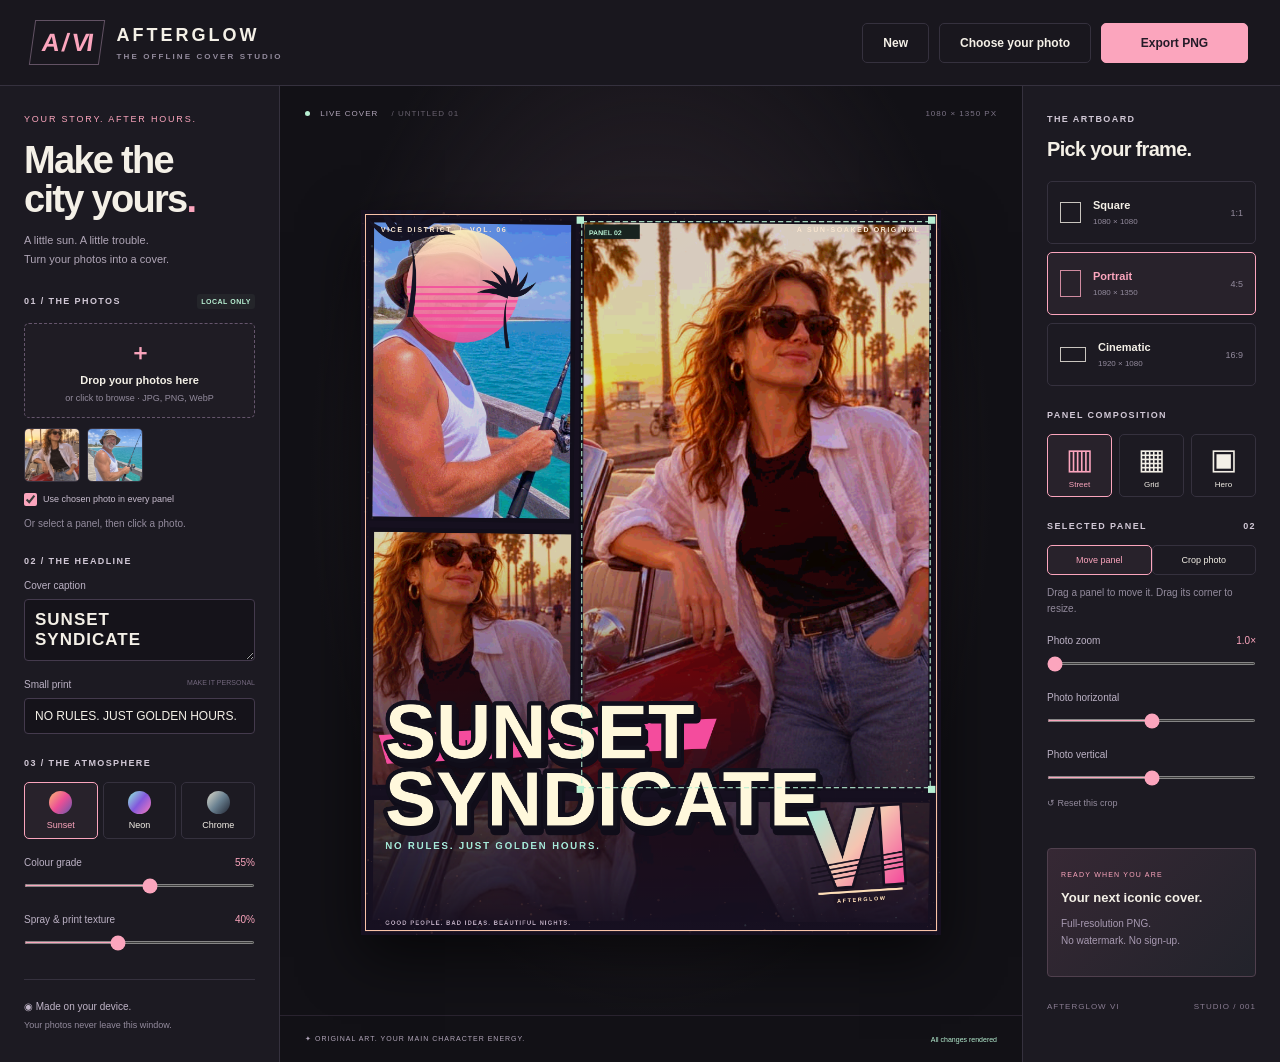
<file: app/index.html>
<!doctype html>
<html lang="en"><head><meta charset="utf-8"><meta name="viewport" content="width=device-width,initial-scale=1"><title>Afterglow VI — Cover studio</title><link rel="icon" href="data:,"><link rel="stylesheet" href="style.css"></head>
<body>
<header><a class="brand" href="./"><span class="brandmark">A / VI</span><span>AFTERGLOW<small>THE OFFLINE COVER STUDIO</small></span></a><div class="header-actions"><button id="new">New</button><button id="upload">Choose your photo</button><button id="export" class="primary">Export PNG</button></div></header>
<main><aside class="left"><div class="eyebrow">YOUR STORY. AFTER HOURS.</div><h1>Make the<br>city yours<span>.</span></h1><p class="intro">A little sun. A little trouble.<br>Turn your photos into a cover.</p>
<section><div class="section-title"><span>01 / THE PHOTOS</span><span class="pill">LOCAL ONLY</span></div><div id="drop" tabindex="0" role="button" aria-label="Choose photos or drop images"><b>＋</b><strong>Drop your photos here</strong><small>or click to browse · JPG, PNG, WebP</small></div><input id="file" type="file" accept="image/*" multiple hidden><div id="photos" class="photos"></div><label class="check"><input id="fill-all" type="checkbox" checked> Use chosen photo in every panel</label><p class="hint">Or select a panel, then click a photo.</p></section>
<section><div class="section-title">02 / THE HEADLINE</div><label for="caption">Cover caption</label><textarea id="caption" maxlength="48" rows="2">SUNSET
SYNDICATE</textarea><div class="field-row"><label for="kicker">Small print</label><span>MAKE IT PERSONAL</span></div><input id="kicker" maxlength="42" value="NO RULES. JUST GOLDEN HOURS."></section>
<section><div class="section-title">03 / THE ATMOSPHERE</div><div class="grades"><button data-grade="sunset" class="active"><i></i>Sunset</button><button data-grade="neon"><i></i>Neon</button><button data-grade="chrome"><i></i>Chrome</button></div><label class="range-label" for="intensity">Colour grade <output id="grade-value">55%</output></label><input id="intensity" type="range" min="0" max="100" value="55"><label class="range-label" for="spray">Spray & print texture <output id="spray-value">40%</output></label><input id="spray" type="range" min="0" max="100" value="40"></section><div class="privacy">◉ Made on your device.<br><small>Your photos never leave this window.</small></div></aside>
<div class="workspace"><div class="workspace-top"><div><span class="live-dot"></span> LIVE COVER <span class="muted">/ UNTITLED 01</span></div><span id="dimensions">1080 × 1350 PX</span></div><div id="stage"><div class="canvas-wrap"><canvas id="poster" width="1080" height="1350" aria-label="Editable cover preview"></canvas><canvas id="handles" width="1080" height="1350" aria-label="Drag panels to move, corners to resize"></canvas></div></div><div class="workspace-bottom"><span>✦ ORIGINAL ART. YOUR MAIN CHARACTER ENERGY.</span><span id="status" role="status">All changes rendered</span></div></div>
<aside class="right"><div class="section-title">THE ARTBOARD</div><h2>Pick your frame.</h2><div class="formats"><button data-format="square"><i class="square"></i><span>Square<small>1080 × 1080</small></span><em>1:1</em></button><button data-format="portrait" class="active"><i class="portrait"></i><span>Portrait<small>1080 × 1350</small></span><em>4:5</em></button><button data-format="wide"><i class="wide"></i><span>Cinematic<small>1920 × 1080</small></span><em>16:9</em></button></div>
<section><div class="section-title">PANEL COMPOSITION</div><div class="layouts"><button data-layout="street" class="active">▥<small>Street</small></button><button data-layout="grid">▦<small>Grid</small></button><button data-layout="hero">▣<small>Hero</small></button></div></section><section><div class="section-title">SELECTED PANEL <span id="panel-number">01</span></div><div class="mode-switch"><button id="move" class="active">Move panel</button><button id="crop">Crop photo</button></div><p class="hint" id="mode-hint">Drag a panel to move it. Drag its corner to resize.</p><label class="range-label" for="zoom">Photo zoom <output id="zoom-value">1.0×</output></label><input id="zoom" type="range" min="100" max="300" value="100"><label class="range-label" for="pan-x">Photo horizontal</label><input id="pan-x" type="range" min="-100" max="100" value="0"><label class="range-label" for="pan-y">Photo vertical</label><input id="pan-y" type="range" min="-100" max="100" value="0"><button id="reset-panel" class="text-button">↺ Reset this crop</button></section><div class="export-note"><span>READY WHEN YOU ARE</span><strong>Your next iconic cover.</strong><p>Full-resolution PNG.<br>No watermark. No sign-up.</p></div><div class="edition">AFTERGLOW VI <span>STUDIO / 001</span></div></aside></main><div id="toast" role="status"></div>
<script src="src/shots.js"></script><script src="src/cover.js"></script><script src="src/main.js"></script><script src="src/sample-data.js"></script></body></html>
</file>
<file: app/style.css>
:root{color-scheme:dark;--bg:#16151b;--panel:#1c1a22;--line:#35313e;--ink:#f4f0e7;--muted:#938b9d;--pink:#fba5bd;--mint:#b7efd2}*{box-sizing:border-box}body{margin:0;background:var(--bg);color:var(--ink);font-family:Arial,Helvetica,sans-serif;font-size:12px}button,input,textarea{font:inherit}button{cursor:pointer;color:inherit;border:1px solid var(--line);background:transparent;border-radius:5px;transition:background .15s,border-color .15s}button:hover{border-color:var(--pink);background:#ffffff09}button:focus-visible,a:focus-visible,#drop:focus-visible{outline:2px solid var(--mint);outline-offset:4px}header{height:86px;display:flex;align-items:center;justify-content:space-between;padding:0 32px;border-bottom:1px solid var(--line);background:#19171e}.brand{display:flex;align-items:center;gap:15px;text-decoration:none;color:var(--ink);font-weight:900;letter-spacing:3px;font-size:18px}.brandmark{font-size:25px;letter-spacing:-2px;border:1px solid #625264;padding:7px 9px;transform:skew(-8deg);color:var(--pink)}.brand small{font-size:8px;letter-spacing:2.1px;display:block;color:var(--muted);margin-top:6px}.header-actions{display:flex;gap:10px}.header-actions button{height:40px;padding:0 20px;font-weight:bold}button.primary{background:var(--pink);color:#241b28;border-color:var(--pink);min-width:147px}main{display:grid;grid-template-columns:280px minmax(320px,1fr) 258px;min-height:calc(100vh - 86px)}aside{padding:28px 24px;background:var(--panel)}.left{border-right:1px solid var(--line)}.right{border-left:1px solid var(--line)}.eyebrow{font-size:9px;letter-spacing:1.8px;color:var(--pink)}h1{font-size:38px;line-height:1.03;letter-spacing:-1.7px;margin:17px 0 12px;font-weight:900}h1 span{color:var(--pink)}.intro{color:#b0a6b7;line-height:1.7;font-size:11px;margin-bottom:25px}section{margin-top:24px}.section-title{font-size:9px;letter-spacing:1.4px;font-weight:bold;display:flex;justify-content:space-between;align-items:center;margin-bottom:14px;color:#d1c8d6}.pill{font-size:7px;letter-spacing:.5px;color:var(--mint);background:#b7efd20c;padding:4px;border-radius:3px}#drop{border:1px dashed #65556c;border-radius:5px;text-align:center;padding:14px 4px;cursor:pointer;background:#fba5bd04}#drop.over{background:#fba5bd22;border-color:var(--pink)}#drop b{display:block;font-size:22px;color:var(--pink);margin-bottom:6px}#drop strong{display:block;font-size:11px}#drop small{display:block;color:var(--muted);font-size:9px;margin-top:7px}.photos{display:flex;gap:7px;margin-top:10px;overflow:auto}.photos button{padding:0;min-width:54px;height:54px;overflow:hidden}.photos img{width:54px;height:54px;object-fit:cover}.photos button:hover{outline:2px solid var(--pink)}.check{display:flex;gap:6px;align-items:center;font-size:9px;margin-top:11px;color:#c9becf}.check input{accent-color:var(--pink);margin:0}.hint{color:var(--muted);font-size:10px;line-height:1.6}label{display:block;color:#bcb2c5;font-size:10px;margin-bottom:8px}textarea,input:not([type]){color:var(--ink);width:100%;background:#15131a;border:1px solid #443a4d;border-radius:4px;padding:10px;outline:none}textarea{resize:vertical;font-weight:900;font-size:17px;letter-spacing:1px;line-height:1.2}textarea:focus,input:focus{border-color:var(--pink)}.field-row{display:flex;justify-content:space-between;margin-top:15px}.field-row span{font-size:7px;color:#72677d}.grades{display:flex;gap:5px}.grades button{flex:1;padding:8px 3px;font-size:9px}.grades i{display:block;width:23px;height:23px;border-radius:50%;margin:0 auto 6px;background:linear-gradient(130deg,#fbba74,#ec4f96,#6258ad)}.grades [data-grade=neon] i{background:linear-gradient(130deg,#8ef3dc,#8358dc,#f77bbc)}.grades [data-grade=chrome] i{background:linear-gradient(130deg,#dfddce,#6a8191,#202431)}button.active{border-color:var(--pink);background:#fba5bd0e;color:var(--pink)}.range-label{display:flex;justify-content:space-between;margin-top:18px}output{color:var(--pink);font-variant-numeric:tabular-nums}input[type=range]{width:100%;height:3px;accent-color:var(--pink);margin:4px 0 9px;cursor:pointer}.privacy{border-top:1px solid var(--line);margin-top:26px;padding-top:18px;font-size:10px;line-height:1.8;color:#bfb4c7}.privacy small{color:var(--muted);font-size:9px}.workspace{display:flex;flex-direction:column;min-width:0;background:radial-gradient(ellipse at 50% 40%,#332932 0,transparent 65%),#121116}.workspace-top,.workspace-bottom{display:flex;justify-content:space-between;align-items:center;color:#b1a5b9;font-size:8px;letter-spacing:1px;padding:23px 25px}.live-dot{display:inline-block;width:5px;height:5px;background:var(--mint);border-radius:50%;margin-right:7px}.muted{color:#68616e;margin-left:10px}#dimensions{font-size:8px;color:#7d7487}#stage{min-height:0;flex:1;display:flex;align-items:center;justify-content:center;padding:12px 34px 24px}.canvas-wrap{position:relative;width:100%;max-width:580px;aspect-ratio:4/5;box-shadow:0 22px 55px #0009}canvas{display:block;width:100%;height:100%}#handles{position:absolute;inset:0;touch-action:none;cursor:move}.workspace-bottom{border-top:1px solid #29232f;padding:19px 25px;font-size:7px}.workspace-bottom span:last-child{color:var(--mint);letter-spacing:0}h2{font-size:20px;margin:0 0 20px;letter-spacing:-.7px}.formats{display:flex;flex-direction:column;gap:8px}.formats button{display:flex;align-items:center;text-align:left;height:63px;padding:10px 12px;gap:12px}.formats i{display:block;border:1.4px solid currentColor;opacity:.8;width:21px;height:21px}.formats i.portrait{height:27px;width:21px}.formats i.wide{height:15px;width:26px}.formats span{font-size:11px;font-weight:bold;flex:1}.formats small{display:block;font-size:8px;color:var(--muted);font-weight:normal;margin-top:6px}.formats em{font-size:9px;font-style:normal;color:var(--muted)}.layouts{display:flex;gap:7px}.layouts button{flex:1;font-size:29px;padding:7px}.layouts small{font-size:8px;display:block;margin-top:4px}.mode-switch{display:flex}.mode-switch button{flex:1;padding:9px 2px;font-size:9px}.text-button{border:0;font-size:9px;color:var(--muted);padding:10px 0}.export-note{margin-top:30px;padding:17px 13px;background:linear-gradient(135deg,#362834,#22232b);border:1px solid #50404e;border-radius:4px}.export-note>span{font-size:7px;color:var(--pink);letter-spacing:1.2px}.export-note strong{display:block;margin-top:10px;font-size:13px}.export-note p{font-size:10px;line-height:1.7;color:#a89ab2}.edition{margin-top:25px;font-size:8px;letter-spacing:1px;color:#8a7d93;display:flex;justify-content:space-between}#toast{position:fixed;bottom:30px;left:50%;transform:translateX(-50%);padding:13px 22px;border-radius:5px;background:var(--mint);color:#15251e;opacity:0;pointer-events:none;transition:opacity .2s;z-index:10}#toast.show{opacity:1}body.cover-only{background:#08080a}body.cover-only header,body.cover-only aside,.cover-only .workspace-top,.cover-only .workspace-bottom,.cover-only #handles{display:none}.cover-only main{display:block;height:100vh;min-height:0}.cover-only .workspace{height:100%}.cover-only #stage{padding:0;height:100%}.cover-only .canvas-wrap{max-width:none;width:auto;height:100%;box-shadow:none;max-height:100vh;max-width:100vw}@media(max-width:1050px){main{grid-template-columns:235px minmax(300px,1fr) 215px}aside{padding:22px 16px}#stage{padding:14px 20px 25px}h1{font-size:33px}}@media(max-width:800px){header{padding:15px;height:auto;gap:14px;flex-wrap:wrap}.brand{font-size:15px}.header-actions{width:100%}.header-actions button{flex:1;padding:0 8px}main{grid-template-columns:1fr 1fr}.workspace{grid-column:1/-1;grid-row:1}.canvas-wrap{max-width:480px}#stage{padding:10px 25px 30px}.left,.right{border-top:1px solid var(--line)}.workspace-bottom{display:none}}
</file>
